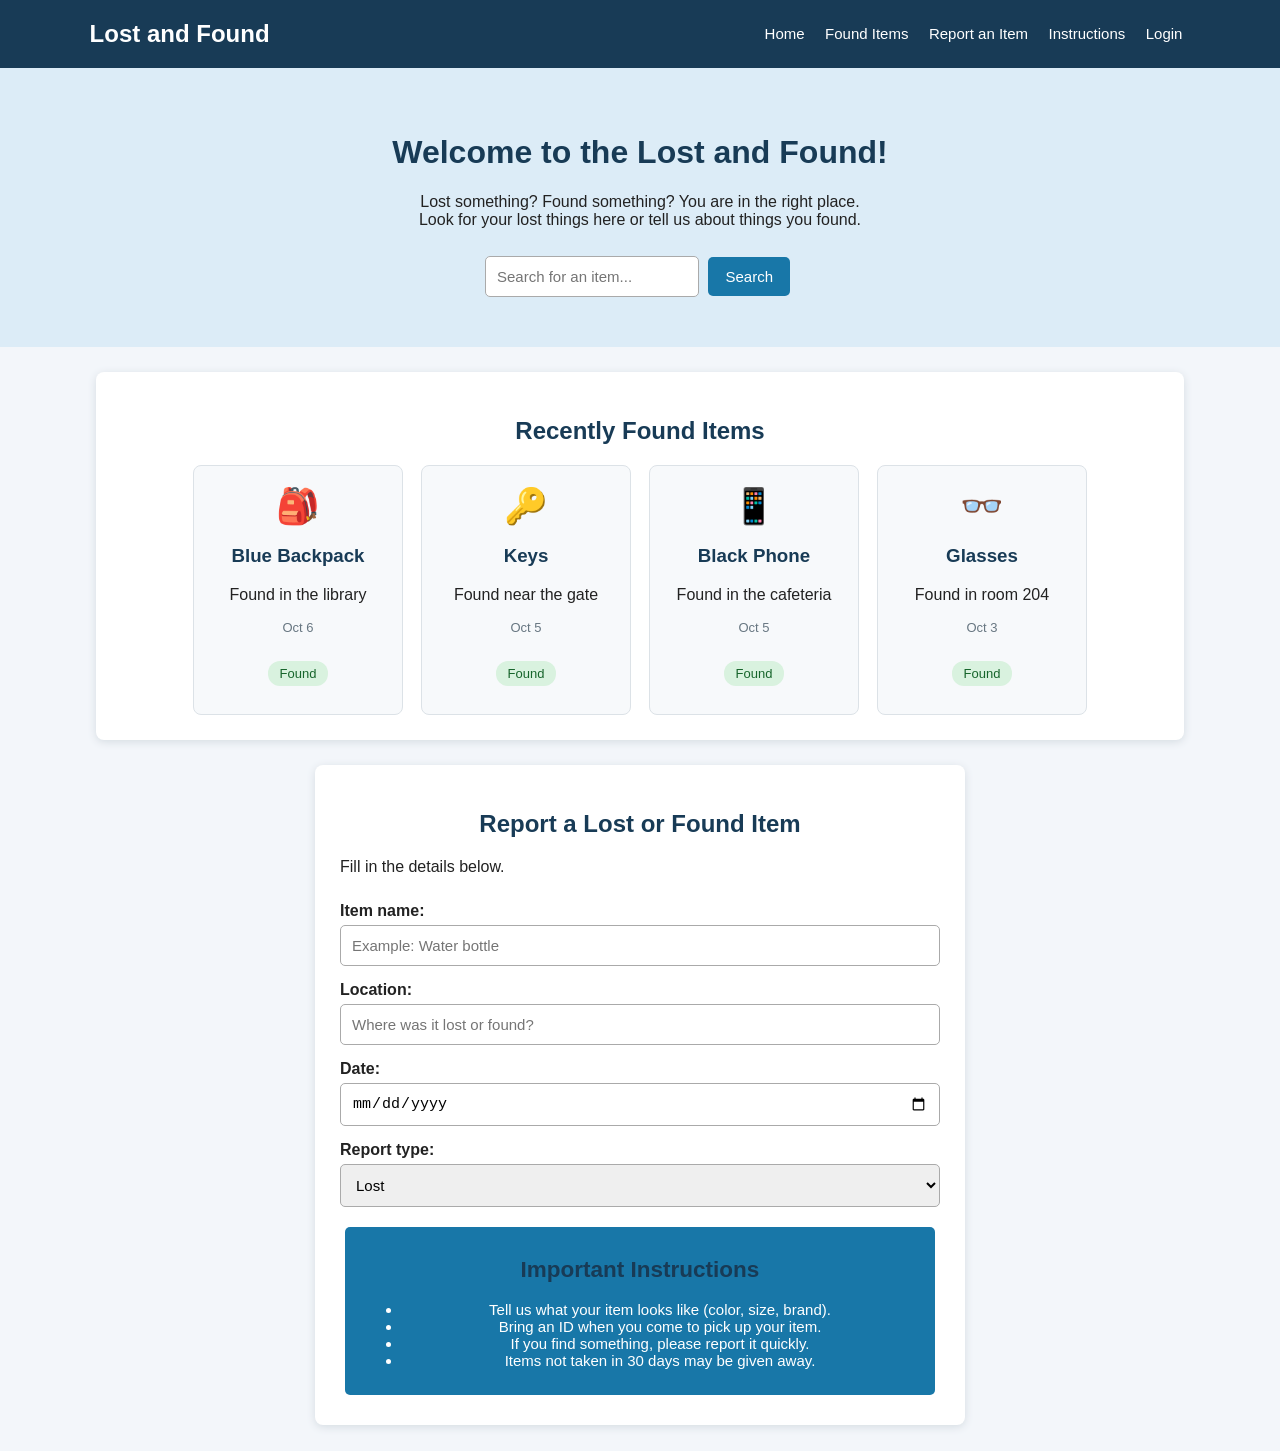
<file: index.html>
<!DOCTYPE html>
<html>
<head>
    <meta charset="UTF-8">
    <title>Lost and Found</title>
    <link rel="stylesheet" href="style.css">
</head>

<body>

    <!-- Top part with the name and menu -->
    <div class="top">
        <h2 class="logo">Lost and Found</h2>
        <div class="menu">
            <a href="index.html">Home</a>
            <a href="#found">Found Items</a>
            <a href="#report">Report an Item</a>
            <a href="#rules">Instructions</a>
            <a href="login.html">Login</a>
            
        </div>
    </div>

    <!-- Welcome part -->
    <div class="welcome">
        <h1>Welcome to the Lost and Found!</h1>
        <p>Lost something? Found something? You are in the right place.<br>
        Look for your lost things here or tell us about things you found.</p>

        <!-- Search box design only,searching needs JavaScript -->
        <form class="search-area" action="#found" method="get">
            <input type="text" name="search" placeholder="Search for an item...">
            <button type="submit">Search</button>
        </form>
    </div>

    <!-- Recently found items -->
    <div class="box" id="found">
        <h2>Recently Found Items</h2>

        <div class="items">
            <div class="item">
                <p class="pic">🎒</p>
                <h3>Blue Backpack</h3>
                <p>Found in the library</p>
                <p class="date">Oct 6</p>
                <p class="status found-status">Found</p>
            </div>

            <div class="item">
                <p class="pic">🔑</p>
                <h3>Keys</h3>
                <p>Found near the gate</p>
                <p class="date">Oct 5</p>
                <p class="status found-status">Found</p>
            </div>

            <div class="item">
                <p class="pic">📱</p>
                <h3>Black Phone</h3>
                <p>Found in the cafeteria</p>
                <p class="date">Oct 5</p>
                <p class="status found-status">Found</p>
            </div>

            <div class="item">
                <p class="pic">👓</p>
                <h3>Glasses</h3>
                <p>Found in room 204</p>
                <p class="date">Oct 3</p>
                <p class="status found-status">Found</p>
            </div>
        </div>
    </div>

    <!-- Report form: fields are shown, but no data is saved without JavaScript or a backend -->
    <div class="box report-box" id="report">
        <h2>Report a Lost or Found Item</h2>
        <p>Fill in the details below.</p>

        <form action="#" method="get">
            <label for="itemName">Item name:</label>
            <input type="text" id="itemName" name="itemName" placeholder="Example: Water bottle" required>

            <label for="itemLocation">Location:</label>
            <input type="text" id="itemLocation" name="itemLocation" placeholder="Where was it lost or found?" required>

            <label for="itemDate">Date:</label>
            <input type="date" id="itemDate" name="itemDate" required>

            <label for="itemStatus">Report type:</label>
            <select id="itemStatus" name="itemStatus">
                <option value="Lost">Lost</option>
                <option value="Found">Found</option>
            </select>

            <button type="submit" onclick="myFunction()>Submit Report</button>
        </form>
    </div>

    <!-- Important instructions -->
    <div class="box rules" id="rules">
        <h2>Important Instructions</h2>
        <ul>
            <li>Tell us what your item looks like (color, size, brand).</li>
            <li>Bring an ID when you come to pick up your item.</li>
            <li>If you find something, please report it quickly.</li>
            <li>Items not taken in 30 days may be given away.</li>
        </ul>
    </div>

      <script >

function myFunction() {
    alert("Your form is submited successfully")
}

</script>
</body>
</html>
</file>
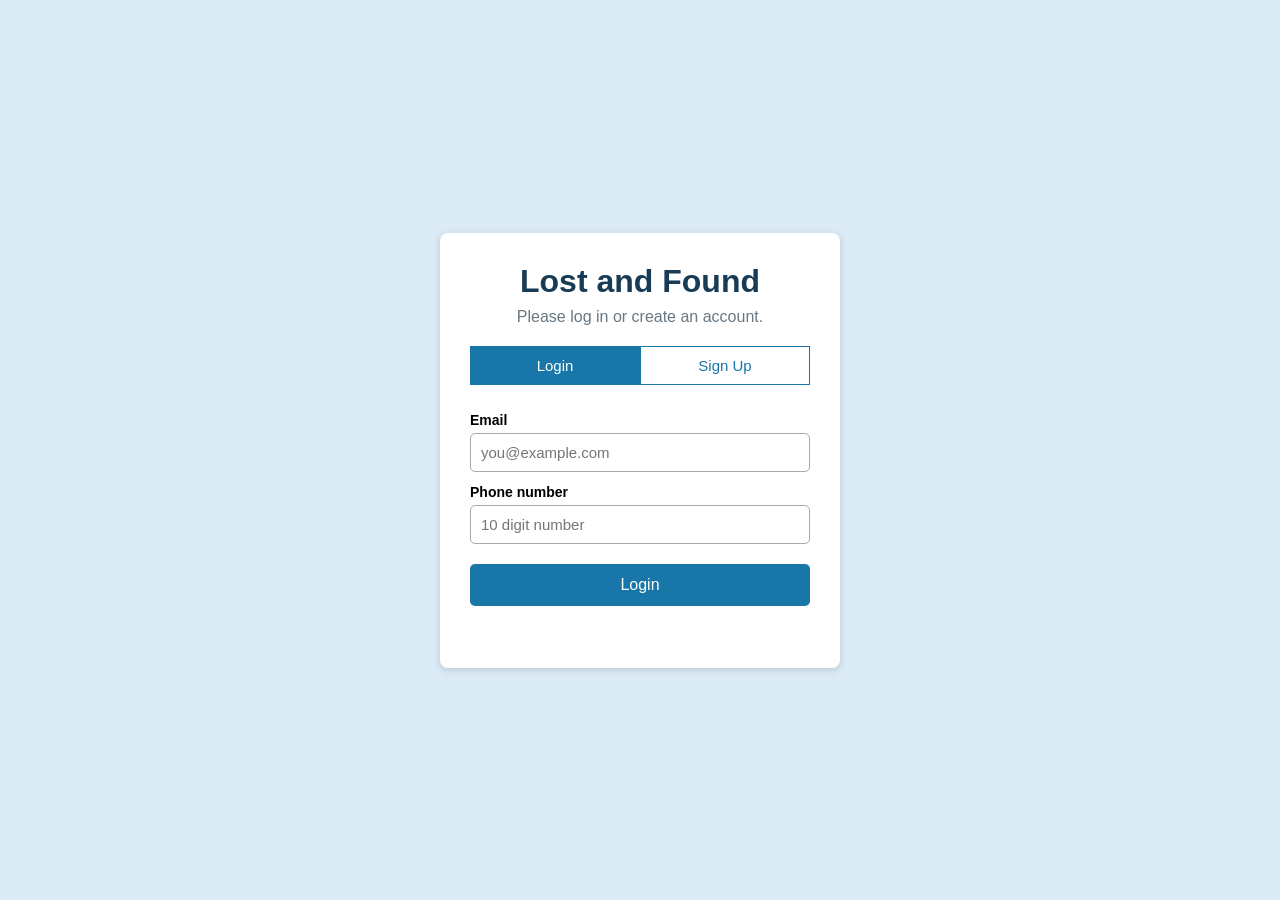
<file: login.html>
<!DOCTYPE html>
<html lang="en">
<head>
    <meta charset="UTF-8">
    <meta name="viewport" content="width=device-width, initial-scale=1">
    <title>Login - Lost and Found</title>
    <link rel="stylesheet" href="login.css">
</head>

<body>

    <div class="card">
        <h1>Lost and Found</h1>
        <p class="sub">Please log in or create an account.</p>

        <!-- Two buttons to switch the form -->
        <div class="switch">
            <button type="button" id="loginTab" class="active" onclick="showLogin()">Login</button>
            <button type="button" id="signupTab" onclick="showSignup()">Sign Up</button>
        </div>

        <!-- Login form -->
        <form id="loginForm" onsubmit="return checkLogin()">
            <label for="loginEmail">Email</label>
            <input type="email" id="loginEmail" placeholder="you@example.com">

            <label for="loginPhone">Phone number</label>
            <input type="text" id="loginPhone" placeholder="10 digit number">

            <button type="submit" class="submit">Login</button>
        </form>

        <!-- Signup form (hidden at start) -->
        <form id="signupForm" class="hidden" onsubmit="return checkSignup()">
            <label for="signName">Full name</label>
            <input type="text" id="signName" placeholder="Your name">

            <label for="signEmail">Email</label>
            <input type="email" id="signEmail" placeholder="you@example.com">

            <label for="signPhone">Phone number</label>
            <input type="text" id="signPhone" placeholder="10 digit number">

            <button type="submit" class="submit">Create Account</button>
        </form>

        <p id="message"></p>
    </div>

    <script>
// Show the login form
function showLogin() {
    document.getElementById("loginForm").className = "";
    document.getElementById("signupForm").className = "hidden";
    document.getElementById("loginTab").className = "active";
    document.getElementById("signupTab").className = "";
    document.getElementById("message").innerHTML = "";
}

// Show the signup form
function showSignup() {
    document.getElementById("signupForm").className = "";
    document.getElementById("loginForm").className = "hidden";
    document.getElementById("signupTab").className = "active";
    document.getElementById("loginTab").className = "";
    document.getElementById("message").innerHTML = "";
}

// Check the login form
function checkLogin() {
    var email = document.getElementById("loginEmail").value;
    var phone = document.getElementById("loginPhone").value;
    var message = document.getElementById("message");

    if (email == "" || phone == "") {
        message.innerHTML = "Please fill in all the fields.";
        return false;
    }

    if (phone.length != 10 || isNaN(phone)) {
        message.innerHTML = "Phone number must be 10 digits.";
        return false;
    }

    // Everything is fine, go to the dashboard
    window.location.href = "index(4).html";
    return false;
}

// Check the signup form
function checkSignup() {
    var name = document.getElementById("signName").value;
    var email = document.getElementById("signEmail").value;
    var phone = document.getElementById("signPhone").value;
    var message = document.getElementById("message");

    if (name == "" || email == "" || phone == "") {
        message.innerHTML = "Please fill in all the fields.";
        return false;
    }

    if (phone.length != 10 || isNaN(phone)) {
        message.innerHTML = "Phone number must be 10 digits.";
        return false;
    }

    // Everything is fine, go to the dashboard
    window.location.href = "index(4).html";
    return false;
}
</script>
</body>
</html>
</file>
<file: style.css>
* {
    box-sizing: border-box;
}

body {
    margin: 0;
    font-family: Arial, sans-serif;
    background-color: #f3f6fa;
    color: #222;
}

.top {
    background-color: #183b56;
    color: white;
    padding: 15px 7%;
    display: flex;
    justify-content: space-between;
    align-items: center;
    flex-wrap: wrap;
}

.logo {
    margin: 5px 0;
}

.menu a {
    color: white;
    text-decoration: none;
    margin: 8px;
    font-size: 15px;
}

.menu a:hover {
    text-decoration: underline;
}

.welcome {
    background-color: #dcecf7;
    text-align: center;
    padding: 45px 15px;
}

.welcome h1 {
    color: #183b56;
}

.search-area {
    margin-top: 22px;
}

input, select {
    padding: 11px;
    border: 1px solid #aaa;
    border-radius: 5px;
    margin: 5px 0;
    font-size: 15px;
}

button {
    background-color: #1877a8;
    color: white;
    border: none;
    padding: 11px 17px;
    border-radius: 5px;
    cursor: pointer;
    margin: 5px;
    font-size: 15px;
}

button:hover {
    background-color: #105879;
}

.box {
    background-color: white;
    margin: 25px auto;
    padding: 25px;
    width: 85%;
    border-radius: 8px;
    box-shadow: 0 2px 8px #d5dce2;
}

.box h2 {
    color: #183b56;
    text-align: center;
}

.items {
    display: flex;
    justify-content: center;
    flex-wrap: wrap;
    gap: 18px;
}

.item {
    background-color: #f7f9fb;
    border: 1px solid #dce2e7;
    border-radius: 8px;
    width: 210px;
    padding: 15px;
    text-align: center;
}

.item h3 {
    color: #183b56;
}

.pic {
    font-size: 35px;
    margin: 5px;
}

.date {
    color: #687782;
    font-size: 13px;
}

.status {
    display: inline-block;
    padding: 5px 12px;
    border-radius: 12px;
    font-size: 13px;
}

.found-status {
    background-color: #d9f2df;
    color: #17652c;
}

.lost-status {
    background-color: #ffe2df;
    color: #a52b20;
}

.report-box {
    max-width: 650px;
}

.report-box form {
    display: flex;
    flex-direction: column;
}

.report-box label {
    margin-top: 10px;
    font-weight: bold;
}

.report-box button {
    margin-top: 15px;
}

.rules {
    line-height: 1.8;
}

@media (max-width: 600px) {
    .top {
        flex-direction: column;
    }

    .menu {
        text-align: center;
        margin-top: 10px;
    }

    .menu a {
        display: inline-block;
    }

    .box {
        width: 94%;
    }
}
</file>
<file: login.css>
* {
    box-sizing: border-box;
}

body {
    margin: 0;
    font-family: Arial, sans-serif;
    background-color: #dcecf7;
    display: flex;
    justify-content: center;
    align-items: center;
    min-height: 100vh;
    padding: 15px;
}

.card {
    background-color: white;
    width: 100%;
    max-width: 400px;
    padding: 30px;
    border-radius: 8px;
    box-shadow: 0 2px 8px #b9c6d1;
}

h1 {
    margin: 0;
    text-align: center;
    color: #183b56;
}

.sub {
    text-align: center;
    color: #687782;
    margin: 8px 0 20px;
}

/* Login / Sign Up switch */
.switch {
    display: flex;
    margin-bottom: 15px;
}

.switch button {
    flex: 1;
    padding: 10px;
    border: 1px solid #1877a8;
    background-color: white;
    color: #1877a8;
    font-size: 15px;
    cursor: pointer;
}

.switch button.active {
    background-color: #1877a8;
    color: white;
}

/* Forms */
form {
    display: flex;
    flex-direction: column;
}

.hidden {
    display: none;
}

label {
    margin-top: 12px;
    font-weight: bold;
    font-size: 14px;
}

input {
    padding: 10px;
    margin-top: 5px;
    border: 1px solid #aaa;
    border-radius: 5px;
    font-size: 15px;
}

input:focus {
    outline: 2px solid #1877a8;
}

.submit {
    margin-top: 20px;
    padding: 12px;
    background-color: #1877a8;
    color: white;
    border: none;
    border-radius: 5px;
    font-size: 16px;
    cursor: pointer;
}

.submit:hover {
    background-color: #105879;
}

#message {
    color: #c0392b;
    text-align: center;
    margin: 12px 0 0;
    min-height: 20px;
}
</file>
